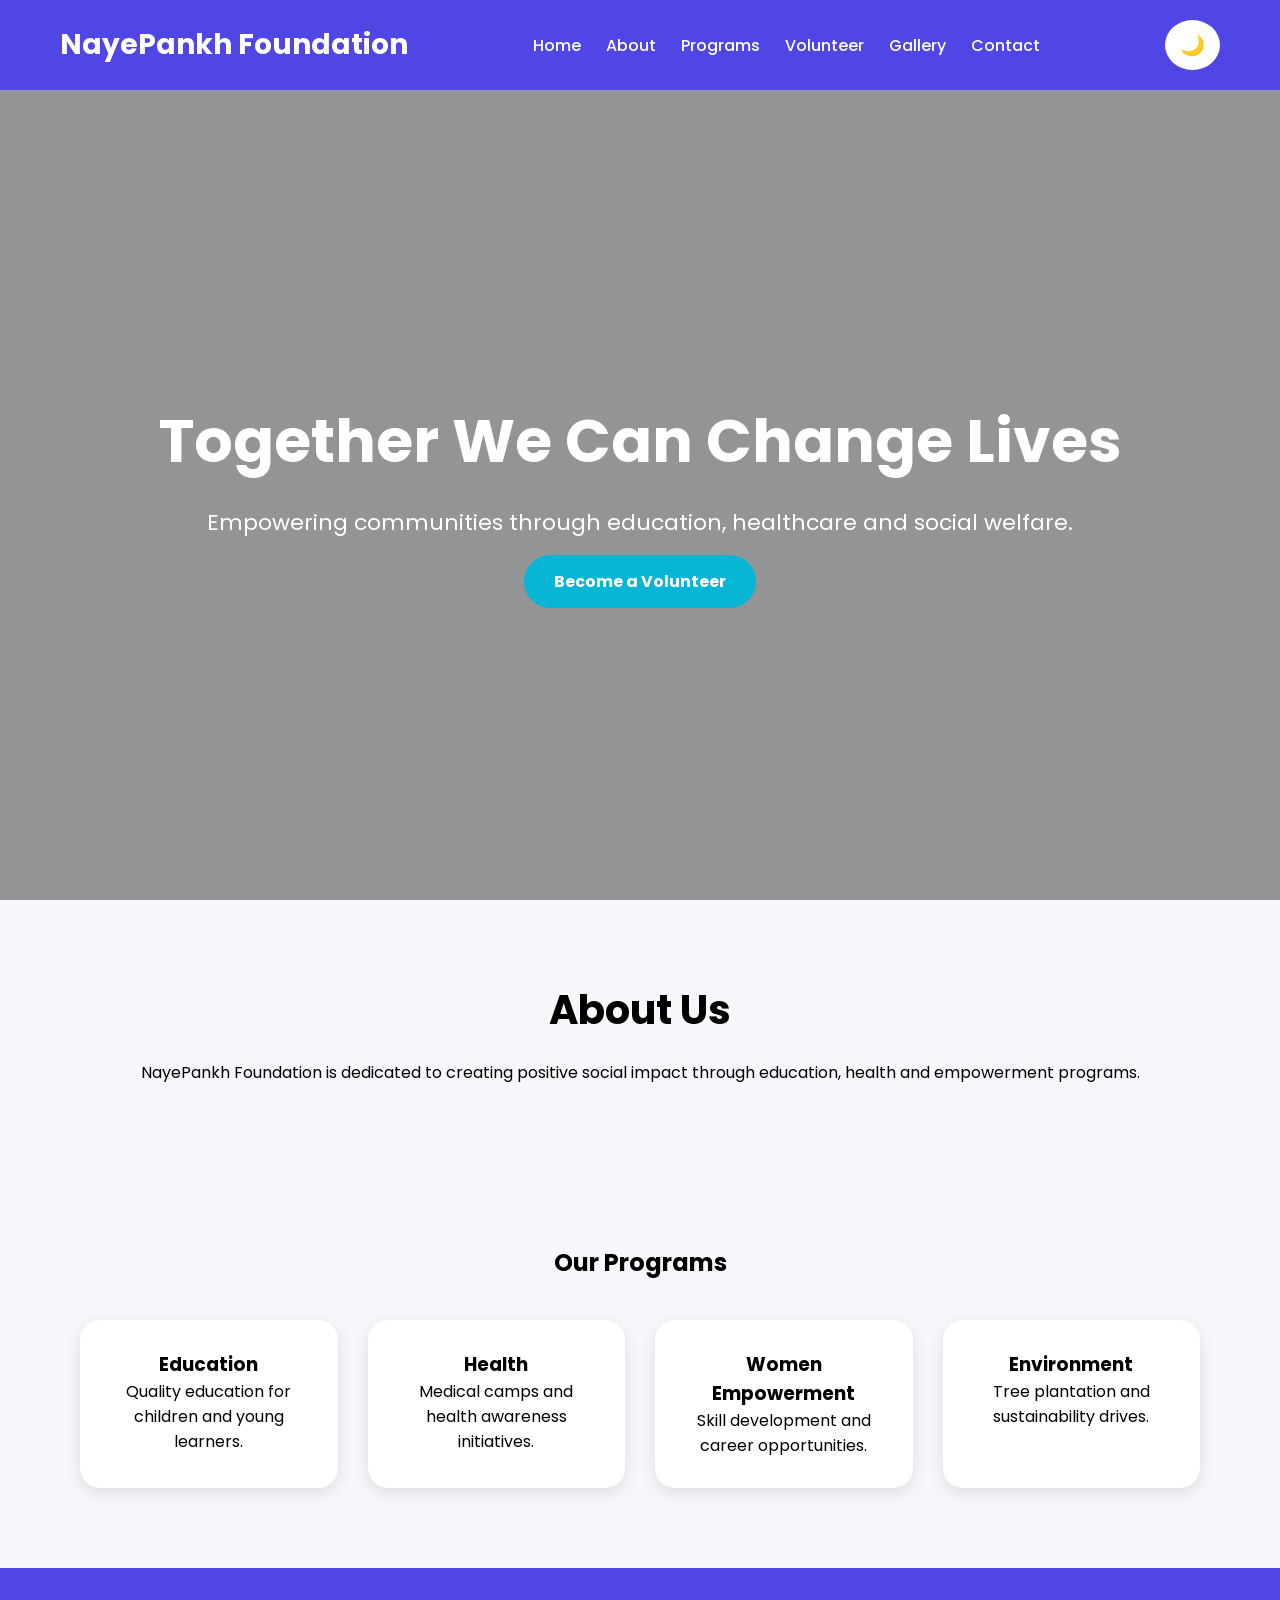
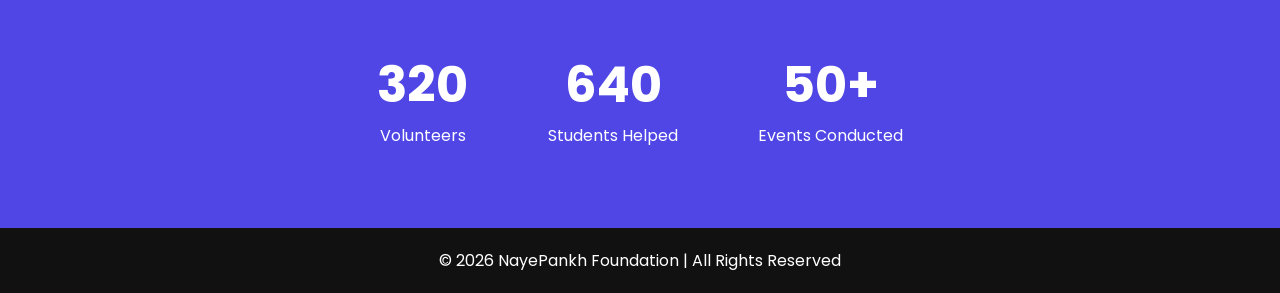
<file: index.html>
<!DOCTYPE html>
<html lang="en">

<head>

    <meta charset="UTF-8">

    <meta name="viewport" content="width=device-width, initial-scale=1.0">

    <title>NayePankh Foundation</title>

    <link rel="stylesheet" href="style.css">

    <link rel="preconnect" href="https://fonts.googleapis.com">

    <link href="https://fonts.googleapis.com/css2?family=Poppins:wght@300;400;600;700&display=swap" rel="stylesheet">

</head>

<body>


    <!-- NAVBAR -->

    <header>

        <nav>

            <div class="logo">

                NayePankh Foundation

            </div>

            <ul>

                <li><a href="index.html">Home</a></li>

                <li><a href="about.html">About</a></li>

                <li><a href="programs.html">Programs</a></li>

                <li><a href="volunteer.html">Volunteer</a></li>

                <li><a href="gallery.html">Gallery</a></li>

                <li><a href="contact.html">Contact</a></li>

            </ul>
            <button id="theme-btn">🌙</button>

        </nav>

    </header>



    <!-- HERO -->

    <section class="hero">

        <div class="hero-content">

            <h1>Together We Can Change Lives</h1>

            <p>

                Empowering communities through education,

                healthcare and social welfare.

            </p>

            <a href="volunteer.html" class="btn">

                Become a Volunteer

            </a>

        </div>

    </section>



    <!-- ABOUT -->

    <section class="about">

        <h2>About Us</h2>

        <p>

            NayePankh Foundation is dedicated to creating

            positive social impact through education,

            health and empowerment programs.

        </p>

    </section>



    <!-- PROGRAMS -->

    <section class="programs">

        <h2>Our Programs</h2>

        <div class="cards">


            <div class="card">

                <h3>Education</h3>

                <p>

                    Quality education for children

                    and young learners.

                </p>

            </div>


            <div class="card">

                <h3>Health</h3>

                <p>

                    Medical camps and health awareness

                    initiatives.

                </p>

            </div>


            <div class="card">

                <h3>Women Empowerment</h3>

                <p>

                    Skill development and

                    career opportunities.

                </p>

            </div>


            <div class="card">

                <h3>Environment</h3>

                <p>

                    Tree plantation and

                    sustainability drives.

                </p>

            </div>


        </div>

    </section>



    <!-- COUNTERS -->

    <section class="stats">

        <div class="stat">

            <h2 class="counter" data-target="500">

                0

            </h2>

            <p>Volunteers</p>

        </div>


        <div class="stat">

            <h2 class="counter" data-target="1000">

                0

            </h2>

            <p>Students Helped</p>

        </div>


        <div class="stat">

            <h2 class="counter" data-target="50">

                0

            </h2>

            <p>Events Conducted</p>

        </div>

    </section>



    <!-- FOOTER -->

    <footer>

        <p>

            © 2026 NayePankh Foundation |

            All Rights Reserved

        </p>

    </footer>


    <script src="script.js"></script>

</body>

</html>
</file>
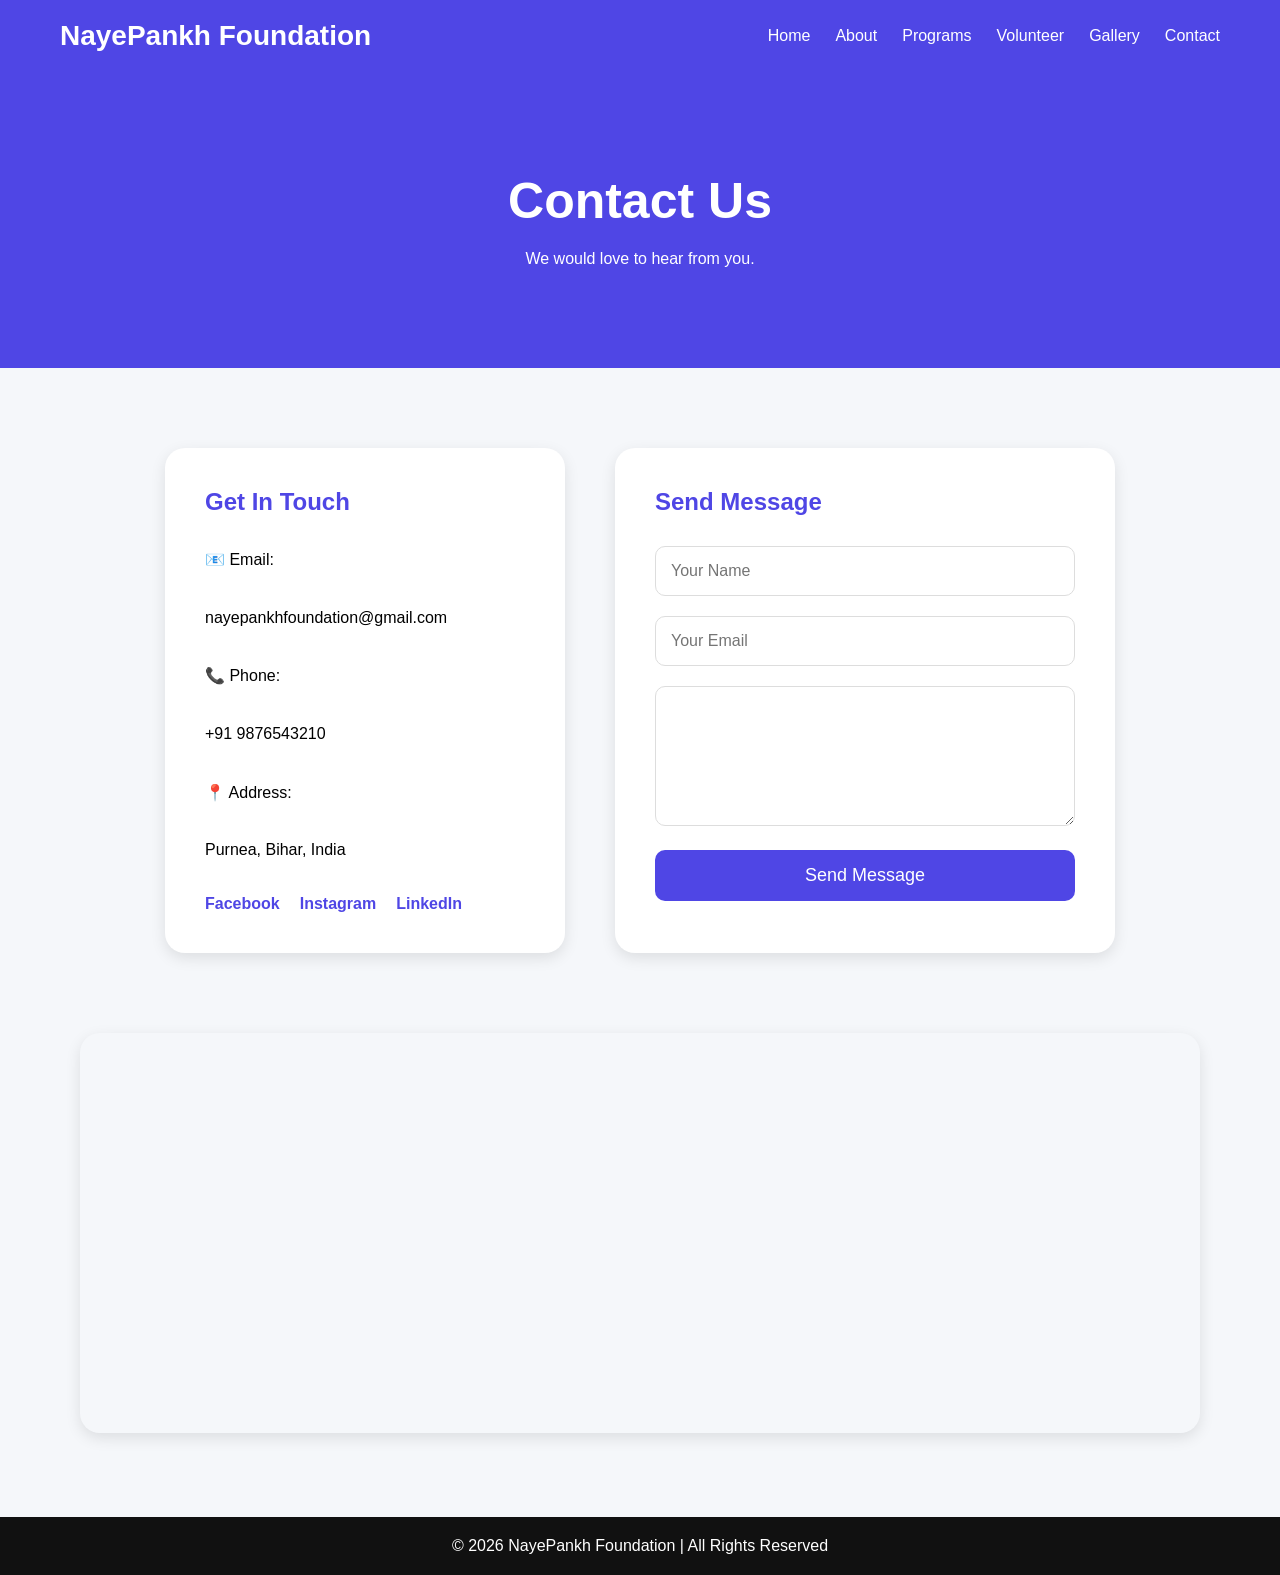
<file: contact.html>
<!DOCTYPE html>
<html lang="en">

<head>

<meta charset="UTF-8">

<meta name="viewport" content="width=device-width, initial-scale=1.0">

<title>Contact | NayePankh Foundation</title>

<link rel="stylesheet" href="style.css">

</head>

<body>


<header>

<nav>

<div class="logo">

NayePankh Foundation

</div>


<ul>

<li><a href="index.html">Home</a></li>

<li><a href="about.html">About</a></li>

<li><a href="programs.html">Programs</a></li>

<li><a href="volunteer.html">Volunteer</a></li>

<li><a href="gallery.html">Gallery</a></li>

<li><a href="contact.html">Contact</a></li>

</ul>

</nav>

</header>




<section class="page-hero">

<h1>Contact Us</h1>

<p>

We would love to hear from you.

</p>

</section>




<section class="contact-section">


<div class="contact-info">

<h2>Get In Touch</h2>

<p>

📧 Email:

<br><br>

nayepankhfoundation@gmail.com

</p>


<p>

📞 Phone:

<br><br>

+91 9876543210

</p>



<p>

📍 Address:

<br><br>

Purnea, Bihar, India

</p>



<div class="social-links">

<a href="#">Facebook</a>

<a href="#">Instagram</a>

<a href="#">LinkedIn</a>

</div>


</div>





<form class="contact-form">

<h2>Send Message</h2>

<input

type="text"

placeholder="Your Name"

required>


<input

type="email"

placeholder="Your Email"

required>



<textarea

rows="6"

placeholder="Your Message"

required>

</textarea>



<button type="submit">

Send Message

</button>

</form>



</section>





<section class="map">

<iframe

src="https://www.google.com/maps/embed?pb=!1m18!1m12!1m3!1d114603.782728149!2d87.439!3d25.777!2m3!1f0!2f0!3f0!3m2!1i1024!2i768!4f13.1!3m3!1m2!1s0x39efb3f9a09d7c45%3A0x28d5d6a28b0b9233!2sPurnia%2C%20Bihar!5e0!3m2!1sen!2sin!4v1711111111111"

allowfullscreen

loading="lazy">

</iframe>

</section>





<footer>

<p>

© 2026 NayePankh Foundation |

All Rights Reserved

</p>

</footer>

</body>

</html>
</file>
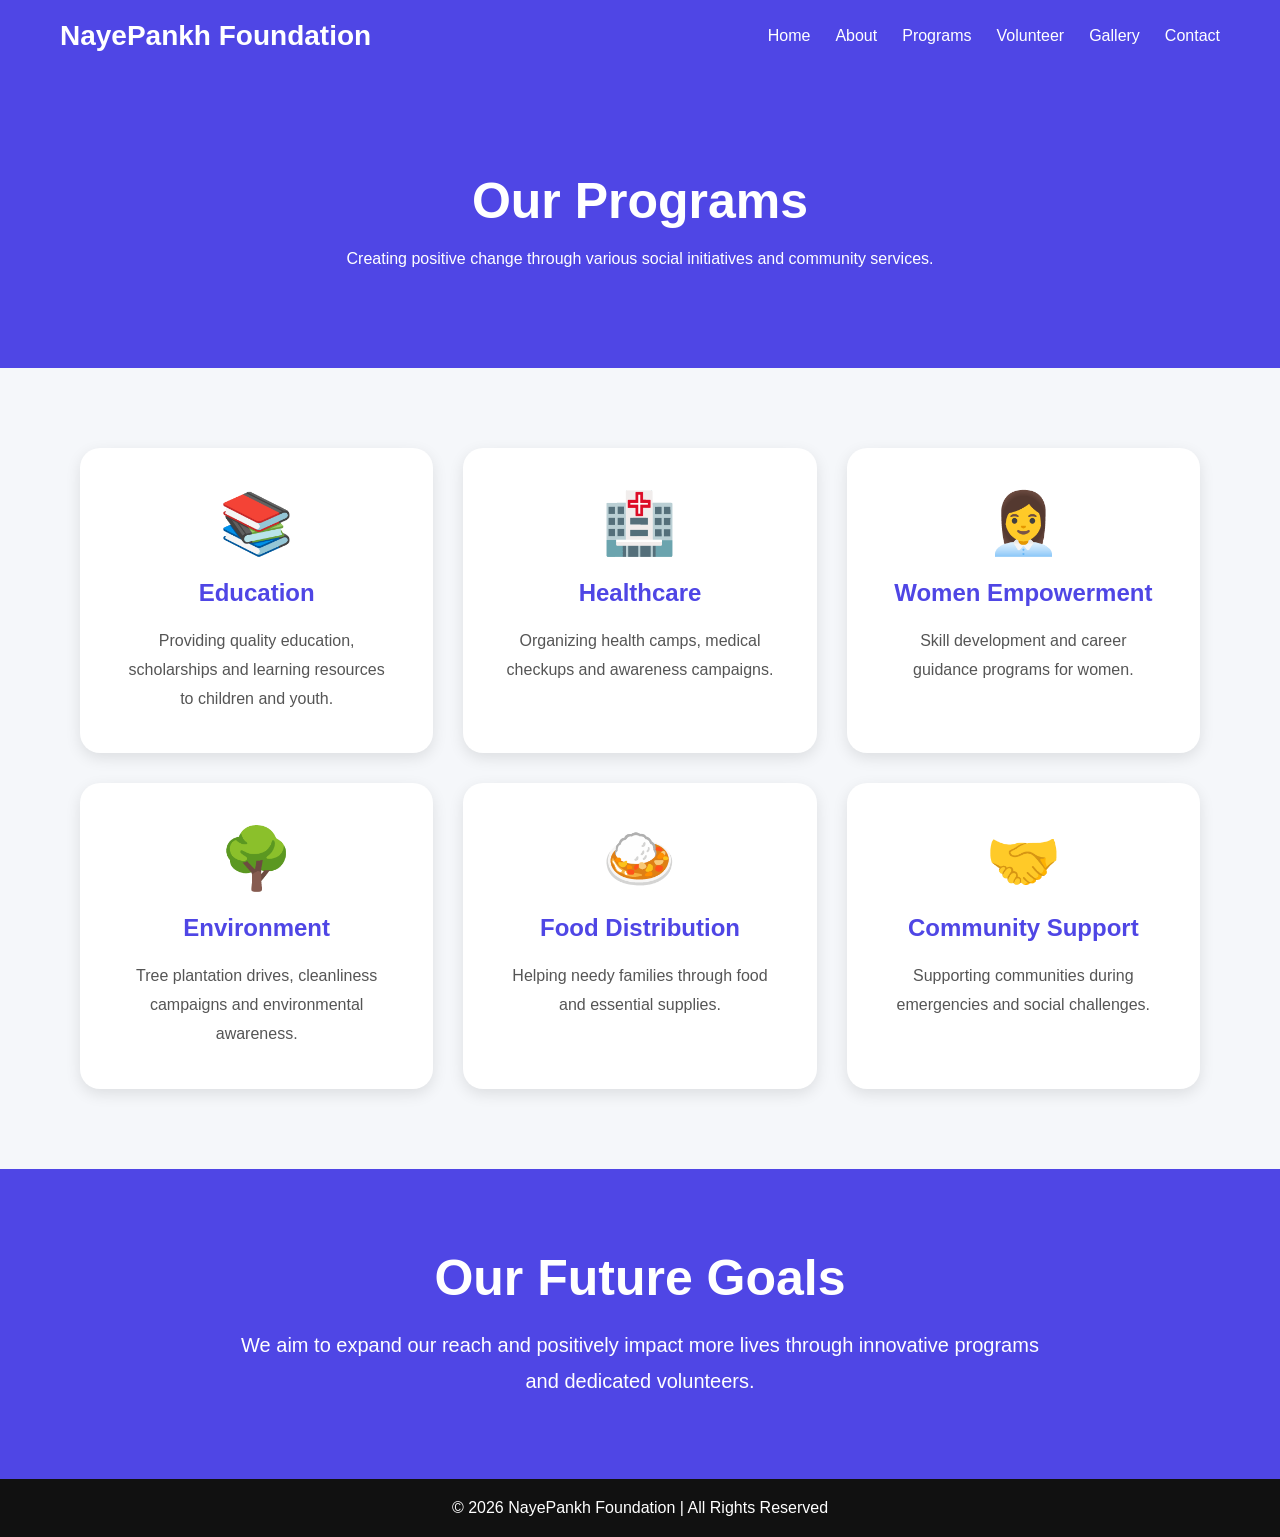
<file: programs.html>
<!DOCTYPE html>
<html lang="en">

<head>

<meta charset="UTF-8">

<meta name="viewport" content="width=device-width, initial-scale=1.0">

<title>Programs | NayePankh Foundation</title>

<link rel="stylesheet" href="style.css">

</head>

<body>


<header>

<nav>

<div class="logo">

NayePankh Foundation

</div>


<ul>

<li><a href="index.html">Home</a></li>

<li><a href="about.html">About</a></li>

<li><a href="programs.html">Programs</a></li>

<li><a href="volunteer.html">Volunteer</a></li>

<li><a href="gallery.html">Gallery</a></li>

<li><a href="contact.html">Contact</a></li>

</ul>

</nav>

</header>



<section class="page-hero">

<h1>Our Programs</h1>

<p>

Creating positive change through various

social initiatives and community services.

</p>

</section>




<section class="program-section">

<div class="program-card">

<div class="icon">

📚

</div>

<h2>Education</h2>

<p>

Providing quality education,

scholarships and learning resources

to children and youth.

</p>

</div>



<div class="program-card">

<div class="icon">

🏥

</div>

<h2>Healthcare</h2>

<p>

Organizing health camps,

medical checkups and awareness

campaigns.

</p>

</div>




<div class="program-card">

<div class="icon">

👩‍💼

</div>

<h2>Women Empowerment</h2>

<p>

Skill development and

career guidance programs

for women.

</p>

</div>




<div class="program-card">

<div class="icon">

🌳

</div>

<h2>Environment</h2>

<p>

Tree plantation drives,

cleanliness campaigns

and environmental awareness.

</p>

</div>




<div class="program-card">

<div class="icon">

🍛

</div>

<h2>Food Distribution</h2>

<p>

Helping needy families

through food and essential

supplies.

</p>

</div>




<div class="program-card">

<div class="icon">

🤝

</div>

<h2>Community Support</h2>

<p>

Supporting communities

during emergencies

and social challenges.

</p>

</div>

</section>



<section class="future-goals">

<h1>Our Future Goals</h1>

<p>

We aim to expand our reach and positively impact

more lives through innovative programs and

dedicated volunteers.

</p>

</section>



<footer>

<p>

© 2026 NayePankh Foundation |

All Rights Reserved

</p>

</footer>

</body>

</html>
</file>
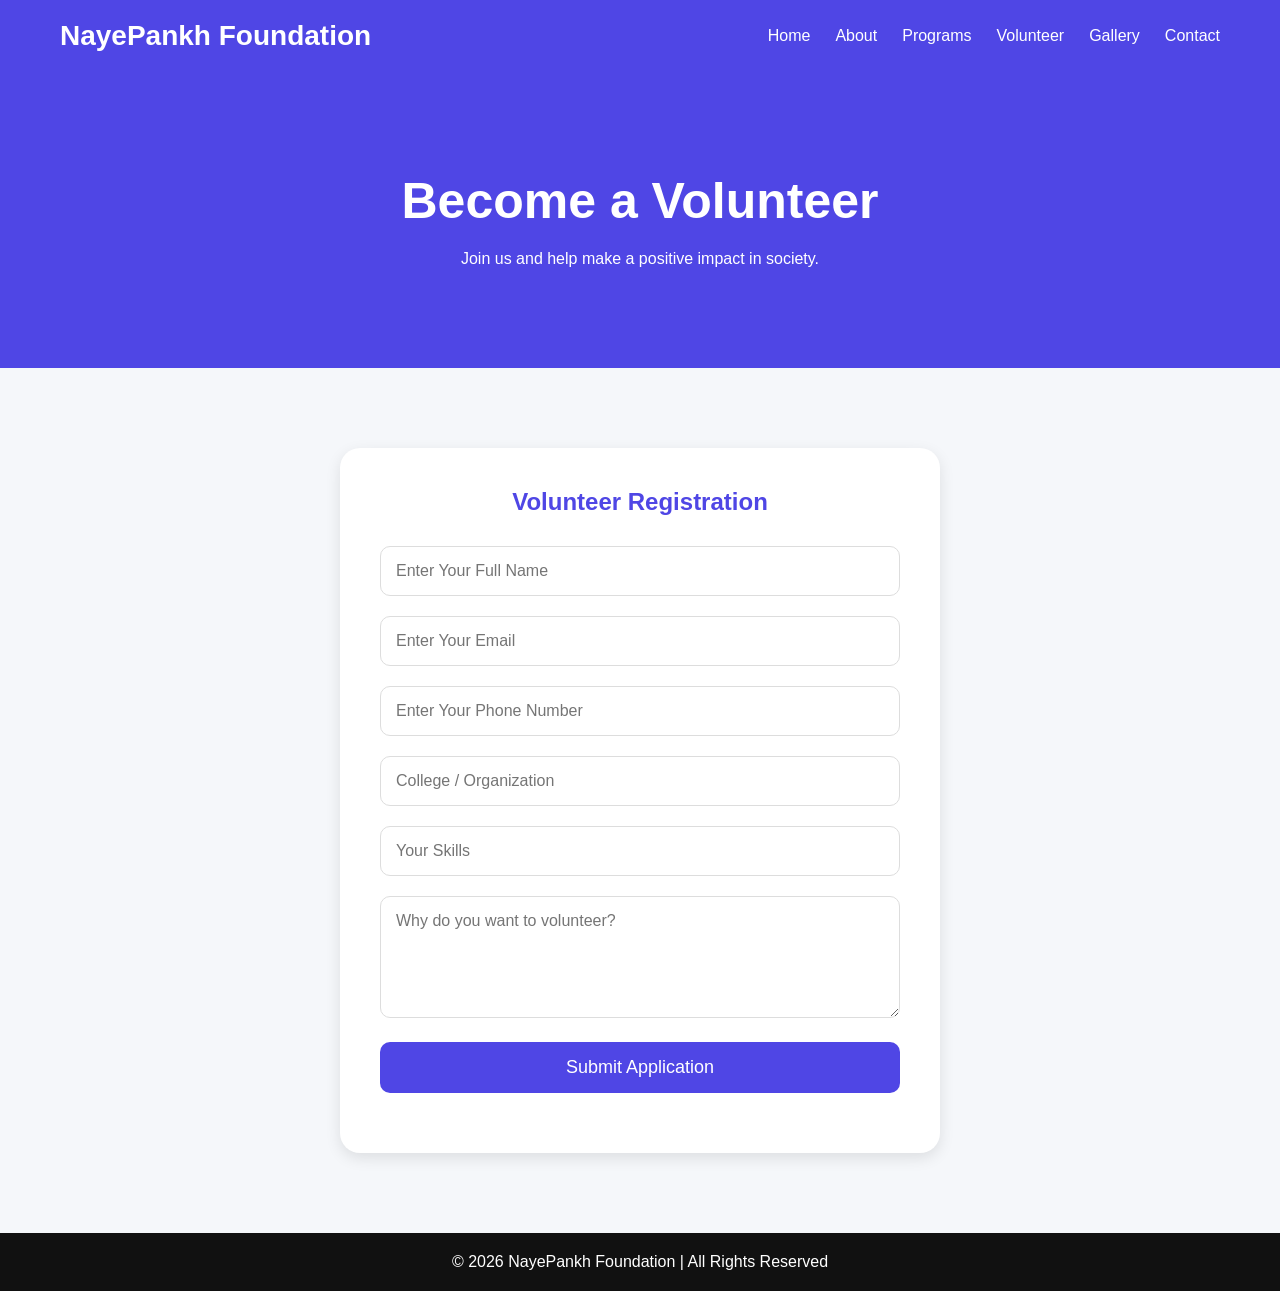
<file: volunteer.html>
<!DOCTYPE html>
<html lang="en">

<head>

    <meta charset="UTF-8">

    <meta name="viewport" content="width=device-width, initial-scale=1.0">

    <title>Volunteer | NayePankh Foundation</title>

    <link rel="stylesheet" href="style.css">

</head>

<body>

    <header>

        <nav>

            <div class="logo">

                NayePankh Foundation

            </div>

            <ul>

                <li><a href="index.html">Home</a></li>

                <li><a href="about.html">About</a></li>

                <li><a href="programs.html">Programs</a></li>

                <li><a href="volunteer.html">Volunteer</a></li>

                <li><a href="gallery.html">Gallery</a></li>

                <li><a href="contact.html">Contact</a></li>

            </ul>

        </nav>

    </header>


    <section class="page-hero">

        <h1>Become a Volunteer</h1>

        <p>

            Join us and help make a positive impact in society.

        </p>

    </section>



    <section class="volunteer-section">

        <form id="volunteerForm">

            <h2>Volunteer Registration</h2>


            <input type="text" id="name" placeholder="Enter Your Full Name" required>


            <input type="email" id="email" placeholder="Enter Your Email" required>


            <input type="tel" id="phone" placeholder="Enter Your Phone Number" required>


            <input type="text" id="college" placeholder="College / Organization">


            <input type="text" id="skills" placeholder="Your Skills">


            <textarea id="reason" rows="5" placeholder="Why do you want to volunteer?" required></textarea>


            <button type="submit">

                Submit Application

            </button>


            <p id="message"></p>

        </form>

    </section>


    <footer>

        <p>

            © 2026 NayePankh Foundation |

            All Rights Reserved

        </p>

    </footer>


    <script src="script.js"></script>

</body>

</html>
</file>
<file: style.css>
* {

    margin: 0;

    padding: 0;

    box-sizing: border-box;

    font-family: Poppins, sans-serif;

}


body {

    background: #f5f7fa;

}



header {

    background: #4F46E5;

    padding: 20px;

    position: sticky;

    top: 0;

}


nav {
    max-width: 1200px;
    margin: auto;
    display: flex;
    justify-content: space-between;
    align-items: center;
    padding: 0 20px;
}


.logo {
    font-size: 28px;
    font-weight: 700;
    color: white;
    white-space: nowrap;
}


nav ul {

    display: flex;

    list-style: none;

    gap: 25px;

}


nav ul li a {

    text-decoration: none;

    color: white;

    font-weight: 500;

}


.hero {

    height: 90vh;

    display: flex;

    justify-content: center;

    align-items: center;

    text-align: center;

    background: linear-gradient(rgba(0, 0, 0, 0.4),

            rgba(0, 0, 0, 0.4)),

        url("https://images.unsplash.com/photo-1529156069898-49953e39b3ac?w=1600");

    background-size: cover;

    background-position: center;

    color: white;

}


.hero h1 {

    font-size: 60px;

    margin-bottom: 20px;

}


.hero p {

    font-size: 22px;

    margin-bottom: 30px;

}


.btn {

    text-decoration: none;

    background: #06B6D4;

    padding: 15px 30px;

    border-radius: 30px;

    color: white;

    font-weight: bold;

}


.about {

    padding: 80px;

    text-align: center;

}


.about h2 {

    font-size: 40px;

    margin-bottom: 20px;

}


.programs {

    padding: 80px;

    text-align: center;

}


.cards {

    display: grid;

    grid-template-columns: repeat(auto-fit, minmax(250px, 1fr));

    gap: 30px;

    margin-top: 40px;

}


.card {

    background: white;

    padding: 30px;

    border-radius: 20px;

    box-shadow: 0 5px 15px rgba(0, 0, 0, .1);

    transition: .3s;

}


.card:hover {

    transform: translateY(-10px);

}


.stats {

    display: flex;

    justify-content: center;

    gap: 80px;

    padding: 80px;

    background: #4F46E5;

    color: white;

    text-align: center;

}


.counter {

    font-size: 50px;

}


footer {

    background: #111;

    color: white;

    text-align: center;

    padding: 20px;

}

.page-hero {

    padding: 100px 20px;

    text-align: center;

    background: #4F46E5;

    color: white;

}


.page-hero h1 {

    font-size: 50px;

    margin-bottom: 20px;

}



.mission-vision {

    display: flex;

    gap: 40px;

    padding: 80px;

    justify-content: center;

    flex-wrap: wrap;

}


.box {

    width: 450px;

    background: white;

    padding: 40px;

    border-radius: 20px;

    box-shadow: 0 5px 15px rgba(0, 0, 0, .1);

    text-align: center;

}



.team {

    padding: 80px;

    text-align: center;

}


.team-container {

    display: flex;

    justify-content: center;

    gap: 30px;

    flex-wrap: wrap;

    margin-top: 40px;

}


.team-card {

    background: white;

    width: 300px;

    padding: 30px;

    border-radius: 20px;

    box-shadow: 0 5px 15px rgba(0, 0, 0, .1);

    transition: .3s;

}


.team-card:hover {

    transform: translateY(-10px);

}


.team-card img {

    width: 150px;

    height: 150px;

    border-radius: 50%;

    margin-bottom: 20px;

}



.impact {

    padding: 80px;

    text-align: center;

    background: #F3F4F6;

}


.impact-container {

    display: flex;

    justify-content: center;

    gap: 30px;

    margin-top: 40px;

    flex-wrap: wrap;

}


.impact-card {

    width: 250px;

    background: white;

    padding: 40px;

    border-radius: 20px;

    box-shadow: 0 5px 15px rgba(0, 0, 0, .1);

}


.impact-card h1 {

    font-size: 50px;

    color: #4F46E5;

}


.program-section {

    padding: 80px;

    display: grid;

    grid-template-columns:

        repeat(auto-fit, minmax(300px, 1fr));

    gap: 30px;

}



.program-card {

    background: white;

    padding: 40px;

    border-radius: 20px;

    text-align: center;

    box-shadow: 0 5px 15px rgba(0, 0, 0, .1);

    transition: .3s;

}



.program-card:hover {

    transform: translateY(-10px);

}



.icon {

    font-size: 60px;

    margin-bottom: 20px;

}



.program-card h2 {

    margin-bottom: 20px;

    color: #4F46E5;

}



.program-card p {

    color: #555;

    line-height: 1.8;

}



.future-goals {

    padding: 80px;

    text-align: center;

    background: #4F46E5;

    color: white;

}



.future-goals h1 {

    font-size: 50px;

    margin-bottom: 20px;

}



.future-goals p {

    max-width: 800px;

    margin: auto;

    font-size: 20px;

    line-height: 1.8;

}


.volunteer-section {

    padding: 80px 20px;

    display: flex;

    justify-content: center;

}


#volunteerForm {

    width: 600px;

    background: white;

    padding: 40px;

    border-radius: 20px;

    box-shadow: 0 5px 15px rgba(0, 0, 0, .1);

}


#volunteerForm h2 {

    text-align: center;

    margin-bottom: 30px;

    color: #4F46E5;

}


#volunteerForm input,

#volunteerForm textarea {

    width: 100%;

    padding: 15px;

    margin-bottom: 20px;

    border: 1px solid #ddd;

    border-radius: 10px;

    font-size: 16px;

    outline: none;

}


#volunteerForm input:focus,

#volunteerForm textarea:focus {

    border: 2px solid #4F46E5;

}


#volunteerForm button {

    width: 100%;

    padding: 15px;

    background: #4F46E5;

    color: white;

    border: none;

    border-radius: 10px;

    font-size: 18px;

    cursor: pointer;

    transition: .3s;

}


#volunteerForm button:hover {

    transform: scale(1.03);

}


#message {

    margin-top: 20px;

    text-align: center;

    font-weight: bold;

    color: green;

}

.gallery-section {

    padding: 60px;

    display: grid;

    grid-template-columns:
        repeat(auto-fit, minmax(300px, 1fr));

    gap: 35px;

}


.gallery-item {

    overflow: hidden;

    border-radius: 25px;

    box-shadow:

        0 10px 25px rgba(0, 0, 0, .15);

    cursor: pointer;

    transition: .4s;

}


.gallery-item:hover {

    transform: translateY(-10px);

}


.gallery-item img {

    width: 100%;

    height: 350px;

    object-fit: cover;

    transition: .6s;

}


.gallery-item:hover img {

    transform: scale(1.1);

}


.contact-section {

    padding: 80px;

    display: flex;

    gap: 50px;

    justify-content: center;

    flex-wrap: wrap;

}



.contact-info {

    width: 400px;

    background: white;

    padding: 40px;

    border-radius: 20px;

    box-shadow: 0 5px 15px rgba(0, 0, 0, .1);

}



.contact-info h2 {

    margin-bottom: 30px;

    color: #4F46E5;

}



.contact-info p {

    margin-bottom: 30px;

    line-height: 1.8;

}



.social-links {

    display: flex;

    gap: 20px;

}



.social-links a {

    text-decoration: none;

    color: #4F46E5;

    font-weight: bold;

}



.contact-form {

    width: 500px;

    background: white;

    padding: 40px;

    border-radius: 20px;

    box-shadow: 0 5px 15px rgba(0, 0, 0, .1);

}



.contact-form h2 {

    margin-bottom: 30px;

    color: #4F46E5;

}



.contact-form input,

.contact-form textarea {

    width: 100%;

    padding: 15px;

    margin-bottom: 20px;

    border: 1px solid #ddd;

    border-radius: 10px;

    font-size: 16px;

}



.contact-form button {

    width: 100%;

    padding: 15px;

    background: #4F46E5;

    color: white;

    border: none;

    border-radius: 10px;

    font-size: 18px;

    cursor: pointer;

    transition: .3s;

}



.contact-form button:hover {

    transform: scale(1.03);

}



.map {

    padding: 0 80px 80px;

}



.map iframe {

    width: 100%;

    height: 400px;

    border: none;

    border-radius: 20px;

    box-shadow: 0 5px 15px rgba(0, 0, 0, .1);

}

#theme-btn {

    padding: 10px 15px;

    border: none;

    border-radius: 50%;

    cursor: pointer;

    font-size: 20px;

    background: white;

}



.dark {

    background: #121212;

    color: white;

}



.dark .card,

.dark .team-card,

.dark .impact-card,

.dark .program-card,

.dark .contact-form,

.dark .contact-info,

.dark #volunteerForm {

    background: #1f1f1f;

    color: white;

}



.dark footer {

    background: #000;

}
</file>
